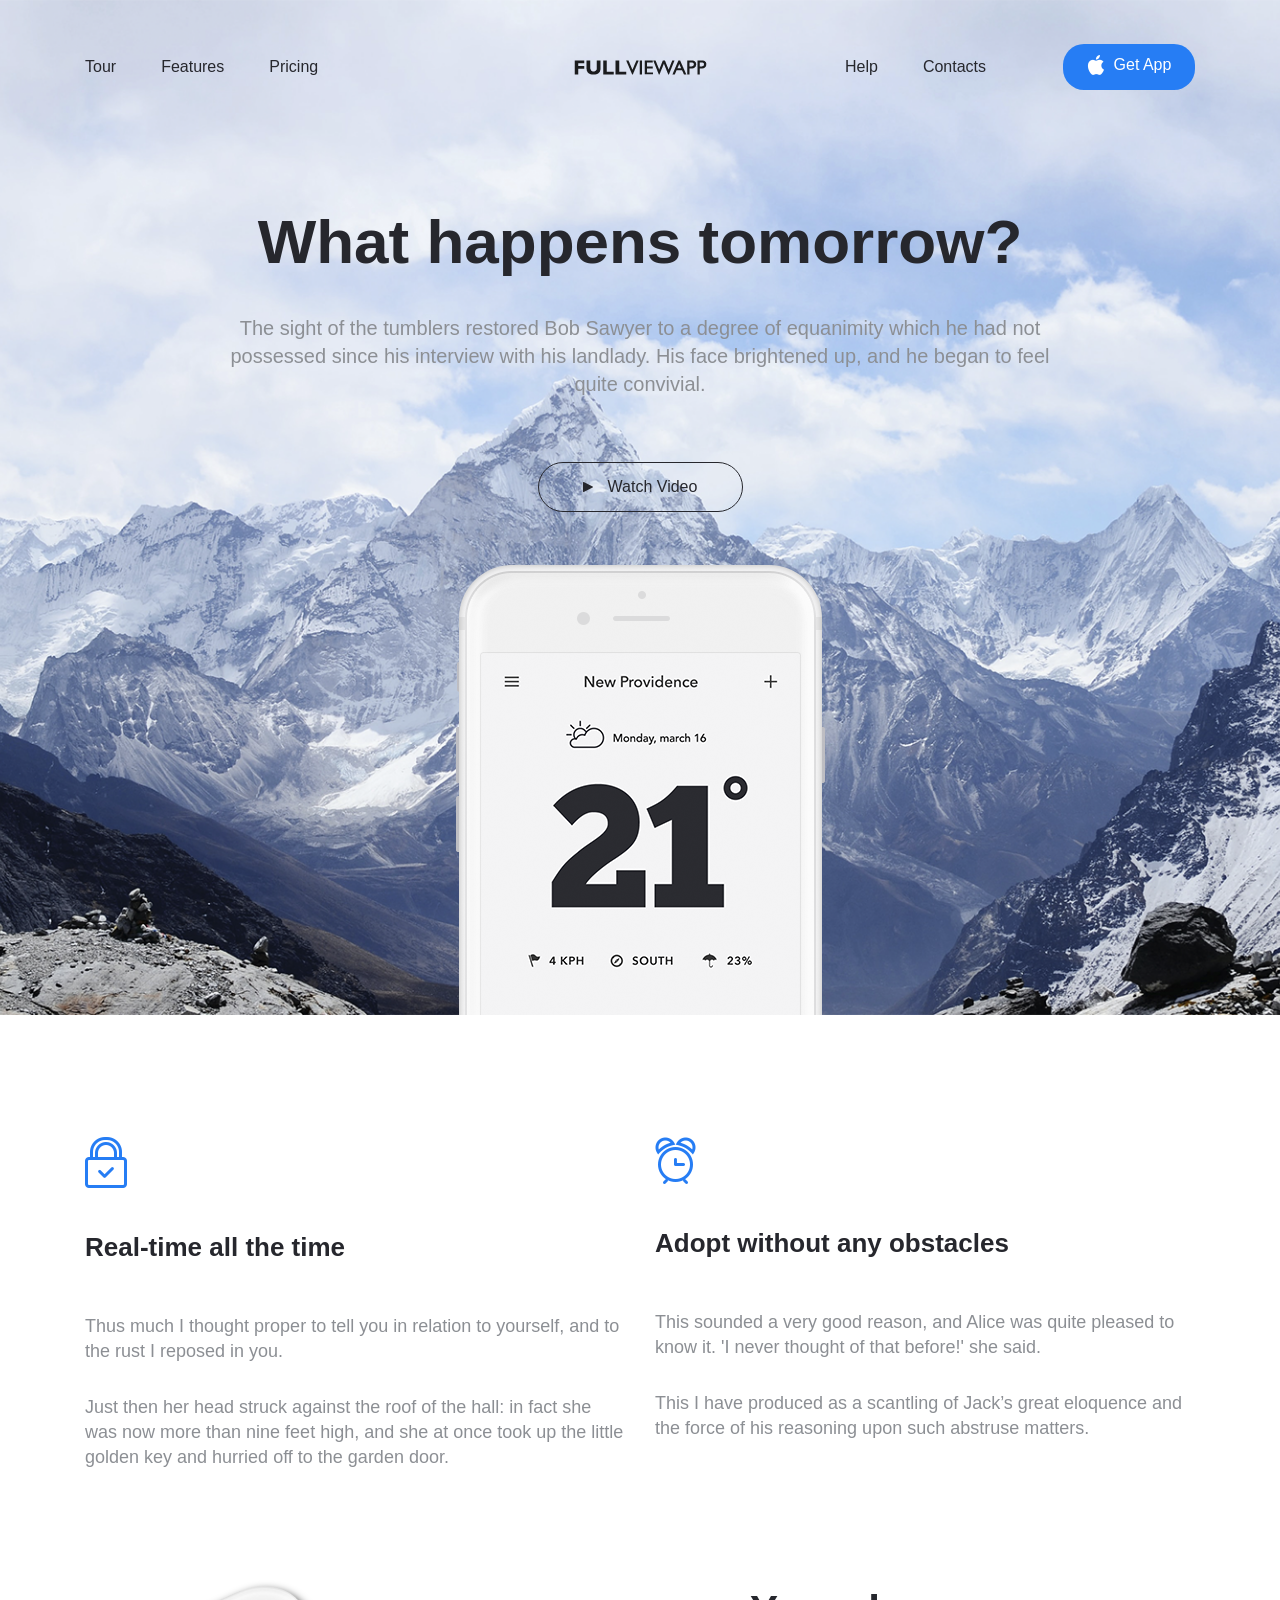
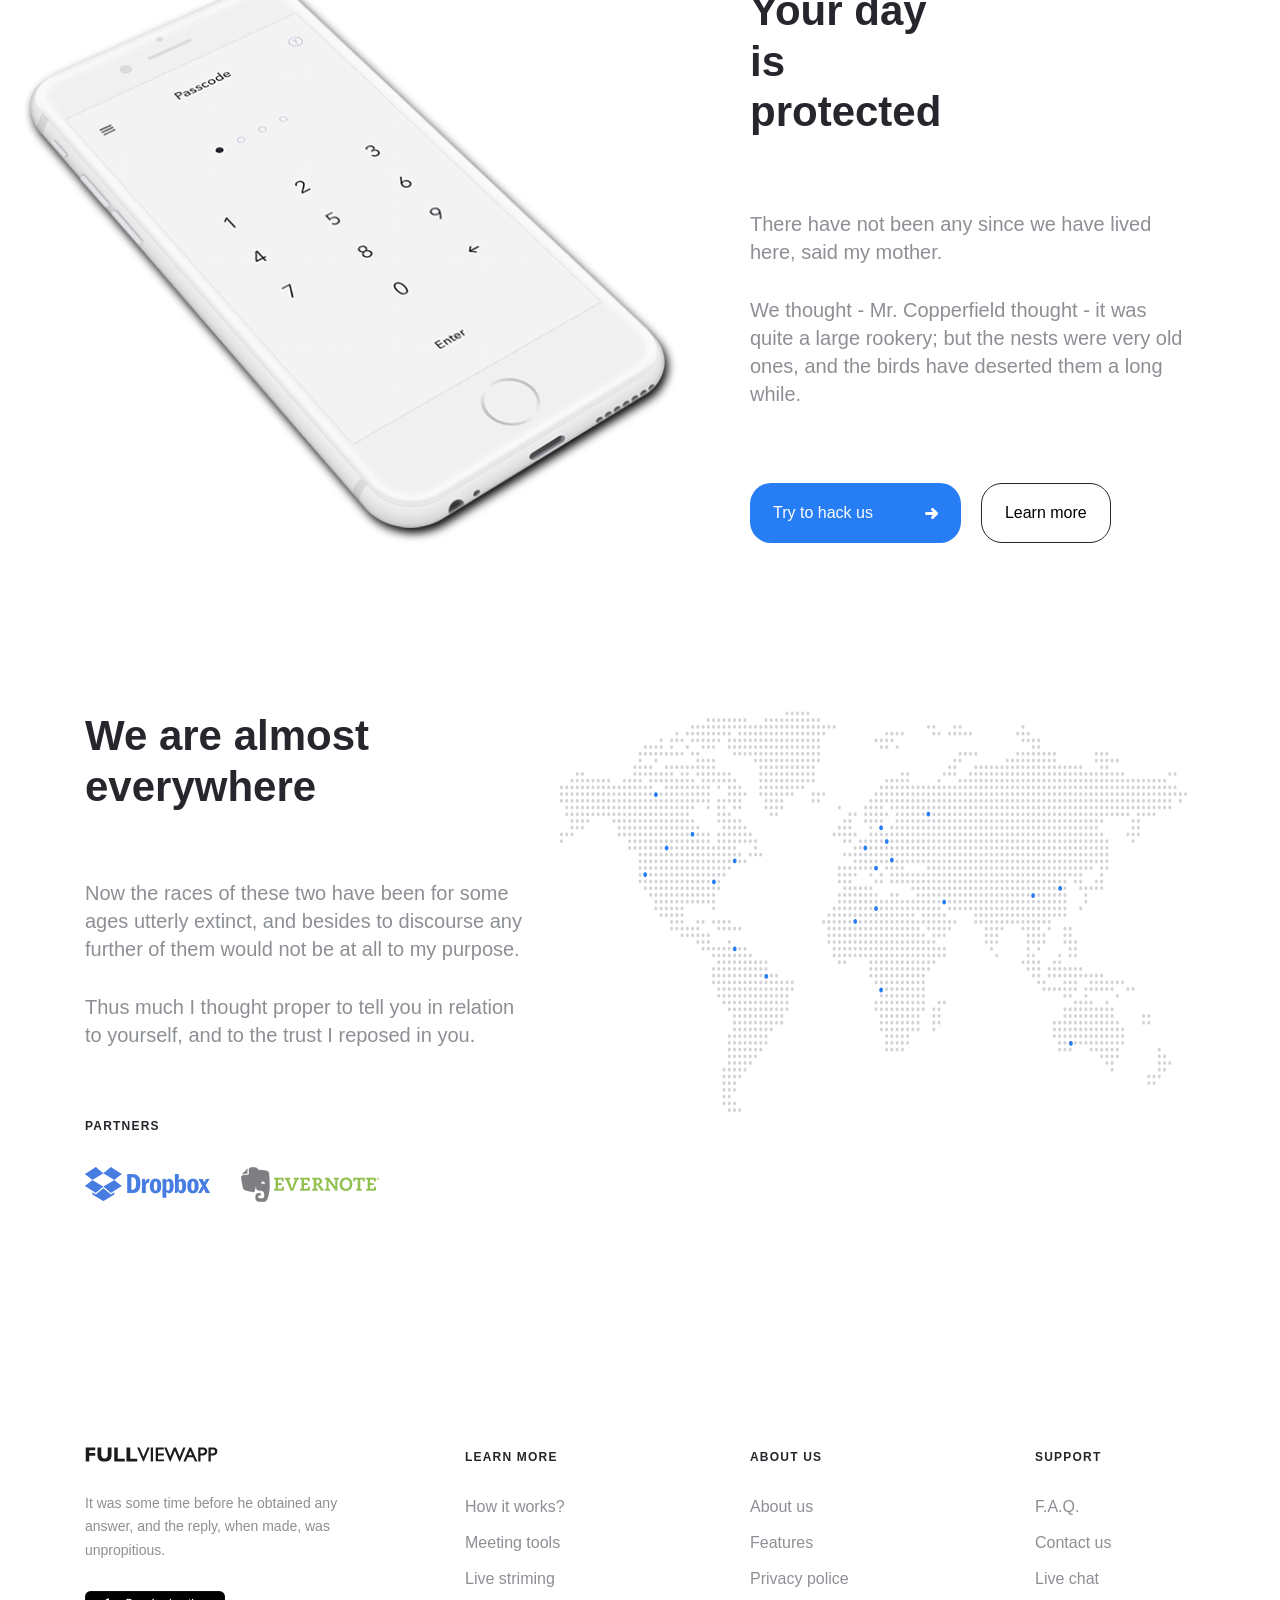
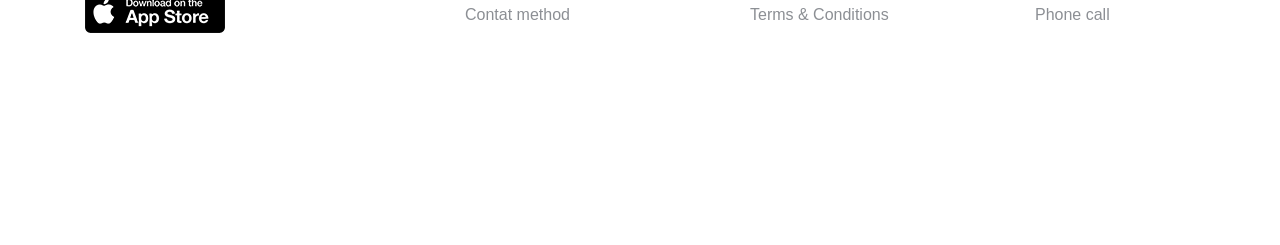
<file: index.html>
<!DOCTYPE html>
<html lang="en">
<head>
	<meta charset="UTF-8">
	<title>FullViewapp</title>
	<meta name="description" content="Полное представление приложения">
	<meta name="keywords" content="приложение, дизайн, образ">
	<!-- Responsive -->
	<meta name="viewport" content="width=device-width, initial-scale=1, shrink-to-fit=no">
	<!-- OG Tags -->
	<meta property="og:title" content="Full Viewapp">
	<meta property="og:description" content="Полное представление приложения">
	<meta property="og:type" content="article">
	<meta property="og:img" content="http://sitename.ru/img/preview.jpg">
	<meta property="og:site_name" content="Full Viewapp">
	<!-- Styling -->
	<meta name="theme-color" content="#e6ebf5">
	<link rel="apple-touch-icon" href="img/apple-touch-icon.jpg">
	<link rel="icon" type="image/png" href="img/favicon.svg">
	<!-- Bootstrap -->
	<link rel="stylesheet" href="css/bootstrap-reboot.min.css">
	<link rel="stylesheet" href="css/bootstrap-grid.min.css">
	<!-- CSS -->
	<link rel="stylesheet" href="css/animate.css">
	<link rel="stylesheet" href="css/main.css">
</head>
<body>
	<header class="header" id="header">
		<div class="container">
			<div class="row align-items-center">
				<div class="col-lg-4 col-sm-4 col-6">			
					<nav class="d-flex align-items-center">
						<button type="button" class="burger d-lg-none d-flex"></button>
							<ul class="mob-menu">
								<li class="close"></li>
								<li class="menu__item mob-menu__item">
									<a href="#" class="menu__link mob-menu__link">
										Tour
									</a>
								</li>
								<li class="menu__item mob-menu__item">
									<a href="#" class="menu__link mob-menu__link">
										Features
									</a>
								</li>
								<li class="menu__item mob-menu__item">
									<a href="#" class="menu__link mob-menu__link">
										Pricing
									</a>
								</li>
								<li class="menu__item mob-menu__item">
									<a href="#" class="menu__link mob-menu__link">
										Help
									</a>
								</li>
								<li class="menu__item mob-menu__item">
									<a href="#" class="menu__link mob-menu__link">
										Contacts
									</a>
								</li>
								<li class="menu__item mob-menu__item">
									<button type="button" class="get-app btn mob-menu__get-app align-items-center d-sm-none d-flex m-auto justify-content-center">
										<img class="get-app__img" src="img/apple_icon.png" alt="apple_icon">
										<!--noindex--> 
										<a href="https://www.apple.com/ru/app-store" rel="nofollow noopener noreferrer" target="_blank" class="get-app__link">
											Get App
										</a> 
										<!--/noindex-->	
									</button>	
								</li>
								<li class="menu__item mob-menu__item">
									<!--noindex--> 
									<a href="https://www.apple.com/ru/app-store" rel="nofollow noopener noreferrer" target="_blank" class="footer-wrapper__download">
										<img src="img/download.png" alt="download">
									</a>
									<!--/noindex-->
								</li>
							</ul>		
						<ul class="menu d-flex ">
							<li class="menu__item">
								<a href="#" class="menu__link">
									Tour
								</a>
							</li>
							<li class="menu__item">
								<a href="#" class="menu__link">
									Features
								</a>
							</li>
							<li class="menu__item">
								<a href="#" class="menu__link">
									Pricing
								</a>
							</li>
						</ul>
					</nav>
				</div>
				<div class="col-lg-4 col-sm-4 col-6">
					<a href="#" class="logo mx-sm-auto ml-auto"></a>					
				</div>
				<div class="col-lg-4 d-flex col-sm-4">
					<nav class="d-flex align-items-center">
						<ul class="menu d-flex align-items-center">
							<li class="menu__item">
								<a href="#" class="menu__link">
									Help
								</a>
							</li>
							<li class="menu__item">
								<a href="#" class="menu__link">
									Contacts
								</a>
							</li>
						</ul>
					</nav>
					<button type="button" class="get-app d-none btn align-items-center d-sm-flex ml-auto justify-content-center">
						<img class="get-app__img" src="img/apple_icon.png" alt="apple_icon">
					<!--noindex--> 
						<a href="https://www.apple.com/ru/app-store" rel="nofollow noopener noreferrer" target="_blank" class="get-app__link">
							Get App
						</a> 
					<!--/noindex-->	
					</button>				
				</div>
			</div>
			<div class="row">
				<div class="col">
					<div class="offer mx-auto">
						<h1 class="offer__title fadeInLeft animated">
							What happens tomorrow?
						</h1>
						<p class="offer__text fadeInRight animated">
							The sight of the tumblers restored Bob Sawyer to a degree of equanimity which he had not possessed since his interview with his landlady. His face brightened up, and he began to feel quite convivial.
						</p>
						<a href="#" class="offer__btn btn align-items-center mx-auto d-flex justify-content-center">
							<img class="offer__btn-img" src="img/play-icon.png">
							Watch Video
						</a>				
					</div>
				</div>
			</div>
			<div class="row">
				<div class="col">
					<img class="header-phone mx-auto" src="img/iphone.png" alt="phone">
				</div>
			</div>
		</div>
	</header>
	<section class="benefits" id="benefits">
		<div class="container">
			<div class="row">
				<div class="col-lg-6">
					<div class="benefits-wrapper animated">	
						<img src="img/lock_icon.png" alt="lock" class="benefits-wrapper__img">
						<h3 class="benefits-wrapper__title">
							Real-time all the time
						</h3>
						<p class="benefits-wrapper__text">
							Thus much I thought proper to tell you in relation to yourself, and to the rust I reposed in you.
						</p>
						<p class="benefits-wrapper__text">
							Just then her head struck against the roof of the hall: in fact she was now more than nine feet high, and she at once took up the little golden key and hurried off to the garden door.
						</p>	
					</div>
				</div>
				<div class="col-lg-6">
					<div class="benefits-wrapper benefits-wrapper_magin animated">
						<img src="img/clock_icon.png" alt="clock" class="benefits-wrapper__img">
						<h3 class="benefits-wrapper__title">
							Adopt without any obstacles
						</h3>
						<p class="benefits-wrapper__text">
							This sounded a very good reason, and Alice was quite pleased to know it. 'I never thought of that before!' she said.
						</p>
						<p class="benefits-wrapper__text">
							This I have produced as a scantling of Jack’s great eloquence and the force of his reasoning upon such abstruse matters.
						</p>	
					</div>
				</div>
			</div>
		</div>
	</section>
	<section class="protection" id="protection">
		<div class="container">
			<div class="row">
				<div class="col-lg-7">
					<img class="protection-img" src="img/iphone_6.png" alt="iphone 6">
				</div>
				<div class="col-lg-5">
					<div class="protectiom-wrapper animated">
						<h2 class="protectiom-wrapper__title">
								Your day <span class="span d-block ">is protected</span>
						</h2>
						<p class="protectiom-wrapper__text">
							There have not been any since we have lived here, said my mother.
						</p>
						<p class="protectiom-wrapper__text">
							We thought - Mr. Copperfield thought - it was quite a large rookery; but the nests were very old ones, and the birds have deserted them a long while.
						</p>
					</div>
					<div class="btns-wrapper d-flex">
						<a href="#" class="protection__btn btns-wrapper__primary btn d-flex align-items-center justify-content-center">
							Try to hack us
						</a>
						<a href="#" class="protection__btn btn-more btn justify-content-center">
							Learn more
						</a>
					</div>
				</div>
			</div>
		</div>
	</section>
	<section class="location" id="location">
		<div class="container">
			<div class="row">				
				<div class="col-lg-5">
					<div class="location-wrapper animated">
						<h2 class="location-wrapper__title">
							We are almost everywhere
						</h2>
						<p class="location-wrapper__text">
							Now the races of these two have been for some ages utterly extinct, and besides to discourse any further of them would not be at all to my purpose.
						</p>
						<p class="location-wrapper__text">
							Thus much I thought proper to tell you in relation to yourself, and to the trust I reposed in you.
						</p>
					</div>
					<div class="partners">
						<h5 class="partners__title">
							Partners
						</h5>
						<div class="partners-wrapper d-flex">
							<!--noindex--> 
							<a href="https://www.dropbox.com" rel="nofollow noopener noreferrer" target="_blank" class="partners__img dropbox">
								<img src="img/dropbox_logo.png" alt="dropbox">
							</a>
							<!--/noindex-->	
							<!--noindex--> 
							<a href="https://evernote.com" rel="nofollow noopener noreferrer" target="_blank" class="partners__img ">
								<img src="img/evernote_logo.png" alt="evernote">
							</a>
							<!--/noindex-->					
						</div>
					</div>
				</div>
				<div class="col-lg-7">
					<img class="map" src="img/world_map.png" alt="map">
				</div>
			</div>
		</div>
	</section>

	<footer class="footer" id="footer">
		<div class="container">
			<div class="row mx-xs-auto">
				<div class="col-lg-3 col-sm-6">
					<div class="footer-wrapper">
						<a href="#">
							<img src="img/logo.png" class="footer-wrapper__logo">					
						</a>
						<p class="footer-wrapper__text">
							It was some time before he obtained any answer, and the reply, when made, was unpropitious.
						</p>
						<!--noindex--> 
						<a href="https://www.apple.com/ru/app-store" rel="nofollow noopener noreferrer" target="_blank" class="footer-wrapper__download">
							<img src="img/download.png" alt="download">
						</a>
						<!--/noindex-->
					</div>
				</div>
				<div class="col-lg-2 offset-lg-1 col-sm-6">
					<div class="lern">
						<h6 class="lern__title footer__title">
							Learn More
						</h6>
						<ul class="lern__list footer__list">
							<li class="lern__item footer__item">
								<a href="#" class="lern__list footer__link">
									How it works?
								</a>
							</li>
							<li class="lern__list footer__item">
								<a href="#" class="lern__list footer__link">
									Meeting tools
								</a>
							</li>
							<li class="lern__list footer__item">
								<a href="#" class="lern__list footer__link">
									Live striming
								</a>
							</li>
							<li class="lern__list footer__item">
								<a href="#" class="lern__list footer__link">
									Contat method
								</a>
							</li>
						</ul>
					</div>
				</div>
				<div class="col-lg-2 offset-lg-1 col-sm-6">
					<div class="about">
						<h6 class="about__title footer__title">
							About Us
						</h6>
						<ul class="about__list footer__list">
							<li class="about__item footer__item">
								<a href="#" class="about__link footer__link">
									About us
								</a>
							</li>
							<li class="about__item footer__item">
								<a href="#" class="about__link footer__link">
									Features
								</a>
							</li>
							<li class="about__item footer__item">
								<a href="#" class="about__link footer__link">
									Privacy police
								</a>
							</li>
							<li class="about__item footer__item">
								<a href="#" class="about__link footer__link">
									Terms & Conditions
								</a>
							</li>
						</ul>
					</div>
				</div>
				<div class="col-lg-2 offset-lg-1 col-sm-6">
					<div class="support">
						<h6 class="support__title footer__title">
							Support
						</h6>
						<ul class="support__list footer__list">
							<li class="support__item footer__item">
								<a href="#" class="support__link footer__link">
									F.A.Q.
								</a>
							</li>
							<li class="support__item footer__item">
								<a href="#" class="support__link footer__link">
									Contact us
								</a>
							</li>
							<li class="support__item footer__item">
								<a href="#" class="support__link footer__link">
									Live chat
								</a>
							</li>
							<li class="support__item footer__item">
								<a href="#" class="support__link footer__link">
									Phone call
								</a>
							</li>
						</ul>
					</div>
				</div>
			</div>			
		</div>
	</footer>
<script src="js/jquery-3.6.0.min.js"></script>
<script src="js/main.js"></script>
</body>
</html>
</file>
<file: css/main.css>
/*specification*/
@font-face {
    font-family: 'Gill Sans MT';
    src: url('GillSansMT-Bold.eot');
    src: url('GillSansMT-Bold.eot?#iefix') format('embedded-opentype'),
        url('GillSansMT-Bold.woff2') format('woff2'),
        url('GillSansMT-Bold.woff') format('woff'),
        url('GillSansMT-Bold.ttf') format('truetype'),
        url('GillSansMT-Bold.svg#GillSansMT-Bold') format('svg');
    font-weight: bold;
    font-style: normal;
    font-display: swap;
}

@font-face {
    font-family: 'Gill Sans MT';
    src: url('GillSansMT.eot');
    src: url('GillSansMT.eot?#iefix') format('embedded-opentype'),
        url('GillSansMT.woff2') format('woff2'),
        url('GillSansMT.woff') format('woff'),
        url('GillSansMT.ttf') format('truetype'),
        url('GillSansMT.svg#GillSansMT') format('svg');
    font-weight: normal;
    font-style: normal;
    font-display: swap;
}

body {
	font-size: 16px;
	font-weight: normal;
	overflow-x: hidden;
}

button,
button:hover,
button:focus {
	font-family: inherit;
	outline: none;
	border: none;
}

h1, h2, h3, h4, h5, h6 {
	font-weight: bold;
	color: #26272d;
	line-height: 1.2em;
}

p {
	color: #8c8f94;
	line-height: 1.4em;
	font-size: 28px;
}

ul, li {
	display: block;
	padding: 0;
	margin: 0;
}

a {	
	color: #26272d;
	font-weight: 500;
	text-decoration: none;
	transition: all 0.5s ease;
}

a:hover {
	color: fff;
	text-decoration: none;
	transition: all 0.5s ease;
}

.btn {
	border-radius: 21px;
	background-color: #267df4;
	color: #fff;
	display: block;
	text-align: center;
	transition: all 0.5s ease;
}

.btn:hover {
	background: #5100ff;
	box-shadow: 0 8px 20px rgb(37 0 249 / 25%);
	transition: all 0.5s ease;
}

.btn:active {
	background: #1c00bf;
	box-shadow: none
}

.protection-img:hover,
.location-img:hover {
	transition: all 0.5s ease;
	transform: scale(1.05) ;
	-webkit-transform: scale(1.05) ;
	-moz-transform: scale(1.05) ;
}

section:hover .protection-img,
section:hover .location-img {
	transform: scale(1.05) ;
	transition: all 0.5s ease;
	-webkit-transform: scale(1.05) ;
	-moz-transform: scale(1.05) ;
}

.animated {
	opacity: 0;
}
/*header*/

.header {
	background: url('../img/background.png') no-repeat center top/cover;
	padding: 44px 0 450px;
	text-align: center;
}

.burger {
	background: url('../img/menu_icon.png') no-repeat center center;
	width: 20px;
	height: 12px;
	margin-right: 30px;
}

.menu__item:not(:last-child){
	padding-right: 45px;
}

.logo {
	display: block;
	background: url('../img/logo.png') no-repeat center center;
	width: 133px;
	height: 15px;
}

.menu__link:hover {
	color: #898f9b;
}

.get-app {
	width: 132px;
    padding: 9px 0px 13px;
}

.get-app__img {
	padding-right: 10px;
}

.get-app__link {
	color: #fff;
	font-weight: 500;
}

.offer {
	margin-top: 115px;
	max-width: 830px;
}

.offer__title {
	font-size: 62px;
	margin-bottom: 35px;
}

.offer__text {
	font-size: 20px;
	margin-bottom: 64px;
	line-height: 1.4em;
	font-weight: 500;
}

.offer__btn {
	margin-bottom: 53px;
	background: none;	
	border: 1px solid #26272d;
	width: 205px;
	padding: 12px 0px;
	color: #26272d;
	border-radius: 25px;
}

.offer__btn-img {
	padding-right: 15px;
}

.header-phone {
	position: absolute;
	left: 0;
	right: 0;
}

.mob-menu {
	display: none;
}

.mob-menu__item {
	padding-right: 0px;
}
/*benefits*/

.benefits {
	background: #fff;
	position: relative;
	padding-top: 122px;
}

.benefits-wrapper__img {
	margin-bottom: 43px;
}

.benefits-wrapper__title {
	margin-bottom: 49px;
	font-size: 26px;
	line-height: 1.3em;
}

.benefits-wrapper__text {
	font-size: 18px;
	margin-bottom: 0;
}

.benefits-wrapper__text:not(:last-child){
	margin-bottom: 30px;
}
/*protection*/

.protection {
	padding-top: 116px;
}

.protection-img {
	margin-left: -55px;
	-webkit-filter: drop-shadow(3px 5px 5px #000);
 	filter: drop-shadow(3px 5px 5px #000); 
 	max-width: 642px;
 	width: 100%;
}

.protectiom-wrapper__title {
	font-size: 42px;
	width: 235px;
	margin-bottom: 73px;
}

.protectiom-wrapper__text {
	font-size: 20px;
	margin-bottom: 0;
}

.protectiom-wrapper__text:not(:last-child) {
	margin-bottom: 30px;
}

.btns-wrapper {
	margin-top: 75px;
}

.protection__btn {
	display: inline;
    width: auto;
    padding: 12px 40px;
}

.btns-wrapper__primary {
	margin-right: 20px;
	transition: all 0.5s ease;
}

.btns-wrapper__primary::after {
	content:'';
	display: block;
	background: url('../img/arrow_icon.png');
	width: 13px;
	height: 12px;
	margin-left: 52px;
	transition: all 0.5s ease;
}

.btn-more {
	background: none;
	border: 1px solid #26272d;
	color: #000;
}

/*location*/
.location {
	padding: 168px 0 245px;
}

.location-wrapper__title {
	font-size: 42px;
	width: 300px;
	margin-bottom: 67px;
}
.location-wrapper__text {
	font-size: 20px;
	margin-bottom: 0;
}

.location-wrapper__text:not(:last-child){
	margin-bottom: 30px;
} 

.partners {
	margin-top: 67px;
}

.partners__title {
	font-size: 12px;
	margin-bottom: 29px;
	text-transform: uppercase;
	line-height: 1.8em;
	letter-spacing: 0.1em;
	font-weight: 900;
}

.partners__img {
	opacity: 1;
	transition: all 0.5s ease;
}

.partners__img:not(:last-child) {
	margin-right: 31px;
} 

.partners__img:hover {
	opacity: 0.7;
	transition: all 0.5s ease;
}

.map {
	margin-right: -30px;
	width: 100%;
	max-width: 627px;
}

/*footer*/
.footer {
	padding-bottom: 212px;
}

.footer-wrapper__logo {
	margin-bottom: 30px;
}

.footer-wrapper__text {
	font-size: 14px;
	margin-bottom: 28px;
	line-height: 1.7em;
}

.footer__title {
	margin-bottom: 20px;
	font-size: 12px;
	text-transform: uppercase;
	letter-spacing: 0.1em;
	line-height: 1.83;
	font-weight: 700;
}

.footer__link {
	color: #8c8f94;
	line-height: 2.25em;
	transition: color 0.5s ease;
}

.footer__link:hover {
	color: #5100ff;
	border-bottom: 2px solid #5100ff;
	transition: color 0.5s ease;
}

/*  Responsive  */

@media (max-width: 1400px) {
	.location-img {
		margin-left: 0;
		width: 100%;
	}
	.protection-img {
		margin-right: 0;
		width: 100%;
	}
	.protection__btn {
	   padding: 17px 23px;
	}
}

@media (max-width: 992px){
	.menu { 
		display: none !important
	}		
	.benefits-wrapper_magin{
		margin-top: 60px;
	}
	.partners {
		margin-bottom: 70px
	}
	.protection-img {
		margin: 0 auto
	}
	.protectiom-wrapper__title {
		margin-top: 60px;
		width: 100%	
	}
	.offer__title{
		font-size: 56px
	}
	.span {
		display: inline !important
	}
	.location-wrapper__title {
		width: 100%
	}	
	.location,
	.footer {
		padding-bottom: 150px
	}
	.footer-wrapper__text {
		max-width: 300px
	}
	.footer-wrapper,
	.lern {
		margin-bottom: 50px
	}
	.mob-menu {
		position: fixed;
		top: 0;
		right: 0;
		left: 0;
		height: 100%;
		box-shadow: 0 0 15px rgb(195 215 242);
		width: 60%;
		z-index: 2;
		background: #fff;
		padding: 40px;
		text-align: center;
	}

	.mob-menu__item:not(:last-child) {
		padding-right: 0px;
		margin-bottom: 30px;
		font-size: 22px;
	}
	.close {
		position: absolute;
		top: 30px;
		width: 30px;
		height: 32px;
		opacity: 0.3;
		}
	.close:hover {
		opacity: 1;
	}
	.close:before, .close:after {
		position: absolute;
		left: 15px;
		content: ' ';
		height: 33px;
		width: 2px;
		background-color: #333;
	}
	.close:before {
		transform: rotate(45deg);
	}
	.close:after {
		transform: rotate(-45deg);
	}
	}
@media (max-width: 768px){
	.menu {
		display: none !important
	}
}

@media (max-width: 576px){
	.offer__btn_primary {
    	margin-right: 0;
    	margin-bottom:  20px;
    }
    .get-app {
		display: none
	}
	.footer {
		text-align: center;
	}
	.footer-wrapper__text {
		margin: 0 auto 30px
	}
	.footer__logo,
	.footer__text,
	.footer-wrapper__download img,
	.about {
		margin-bottom: 50px
	}
	.mob-menu  {
		width: 100%;
	}
	
}
@media (max-width: 414px){
	.header-phone {
		width: 100%
	}
	.offer__title {
		font-size: 50px
	}

	.btns-wrapper,
	.partners-wrapper {
		flex-wrap: wrap;
		flex-direction: column;
	}
	.offer__btn {
		width: 100%
	}
	.dropbox {
		margin-bottom: 30px;
	}
	.protection__btn {
		margin-right: 0;
		margin-bottom: 20px	
	}
	.btns-wrapper__primary::after {
	margin-left: 20px;
}
}
</file>
